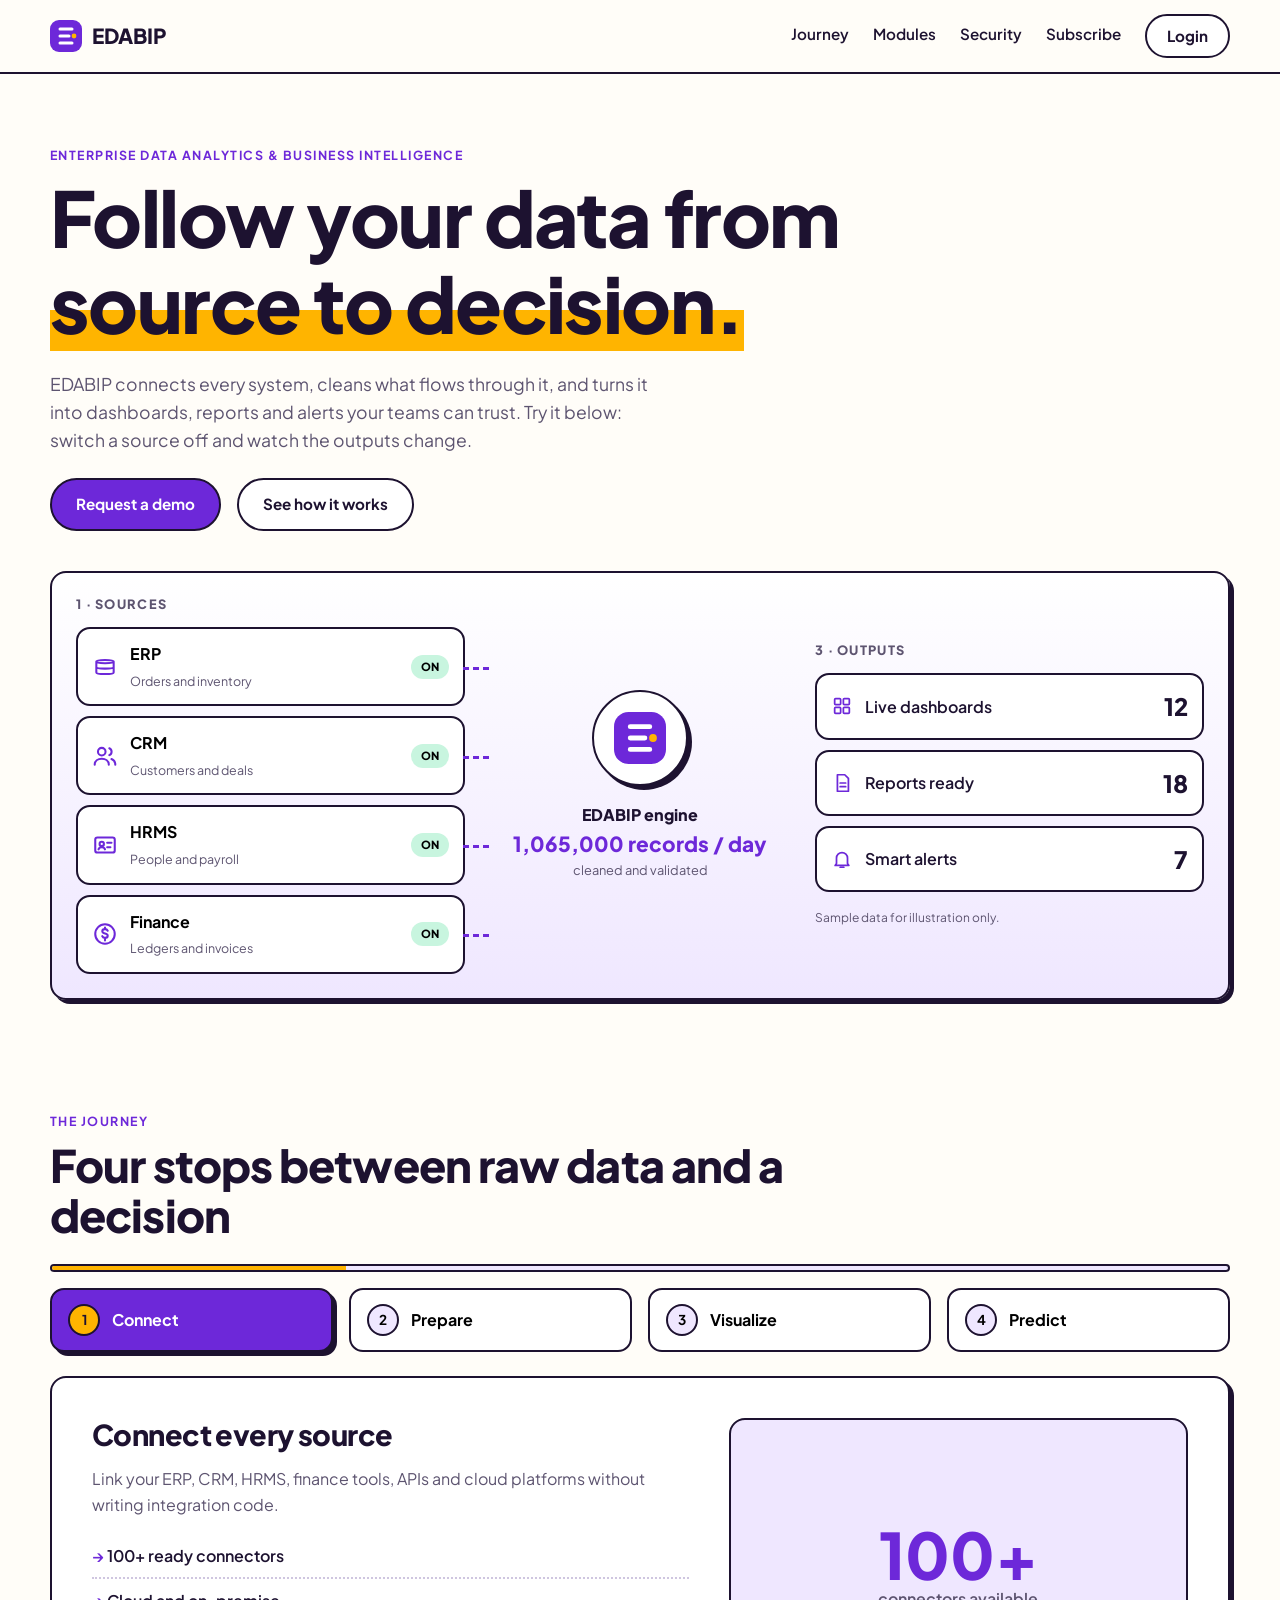
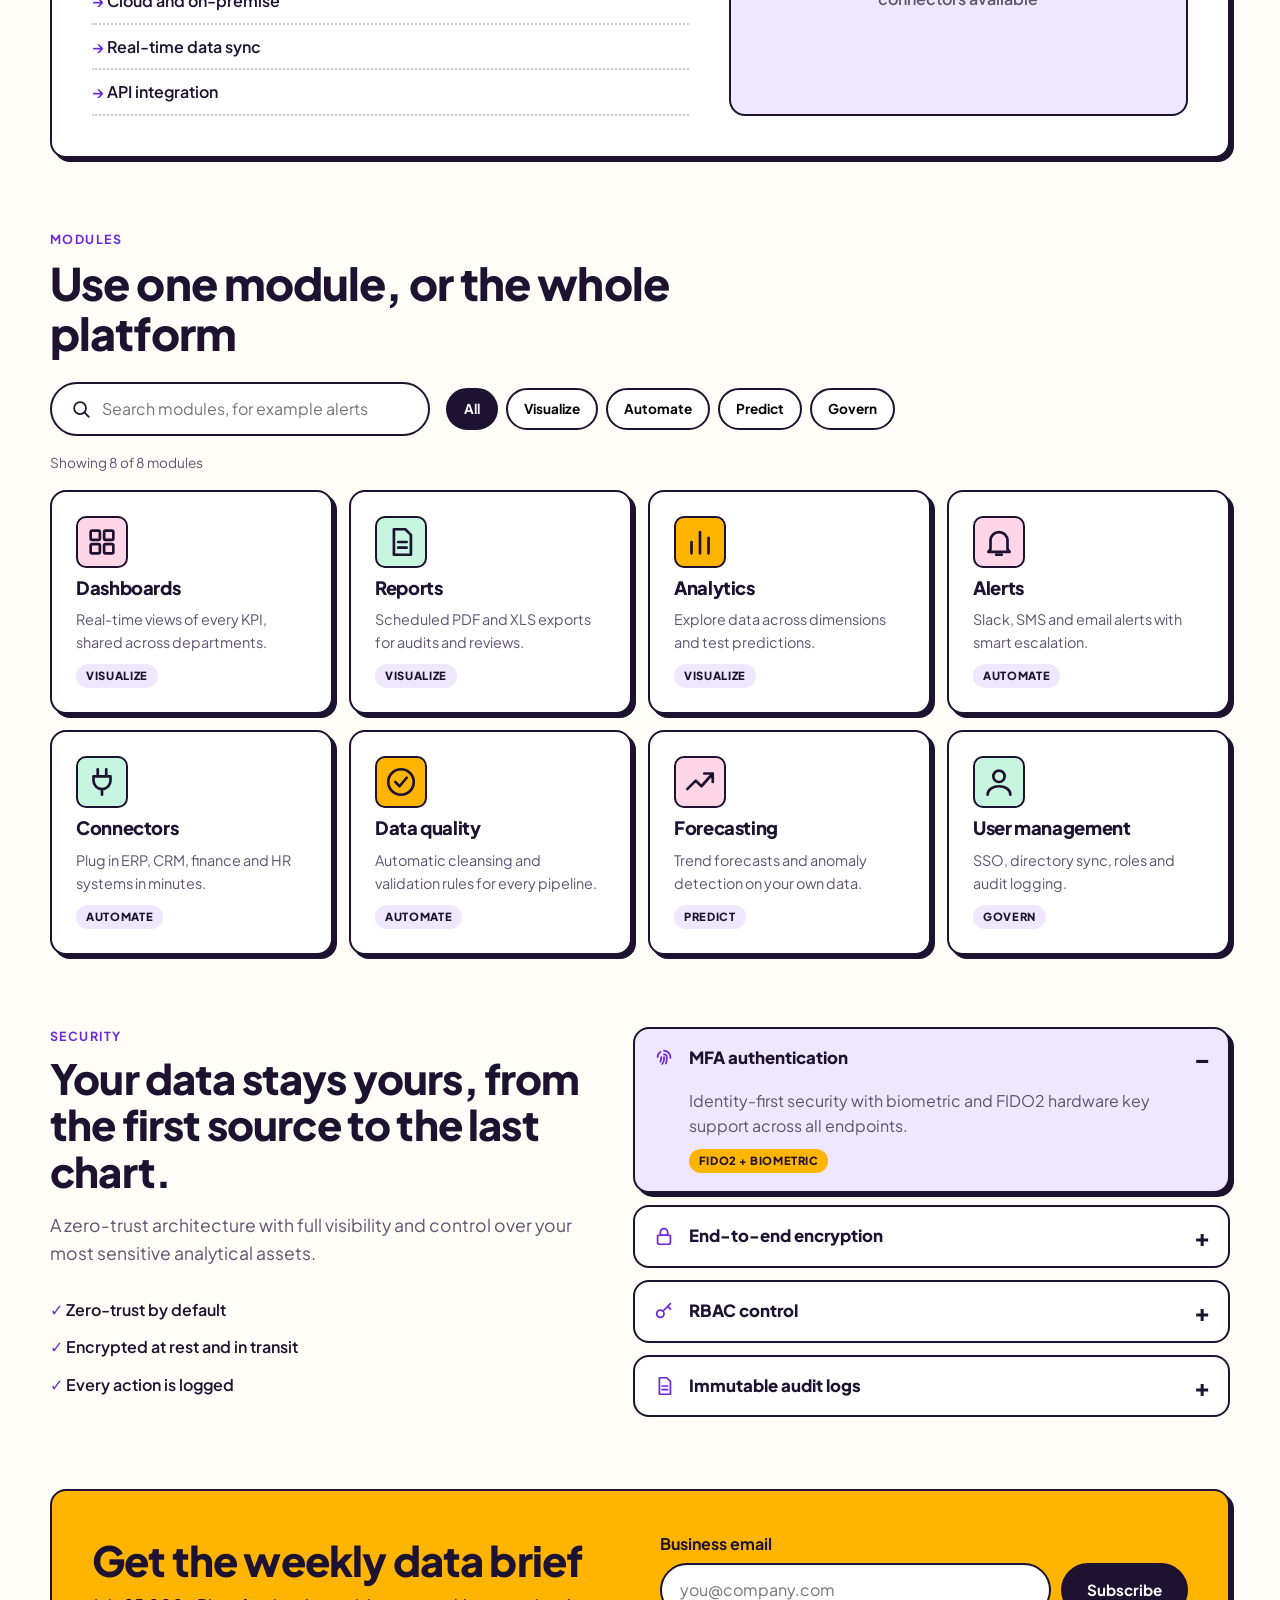
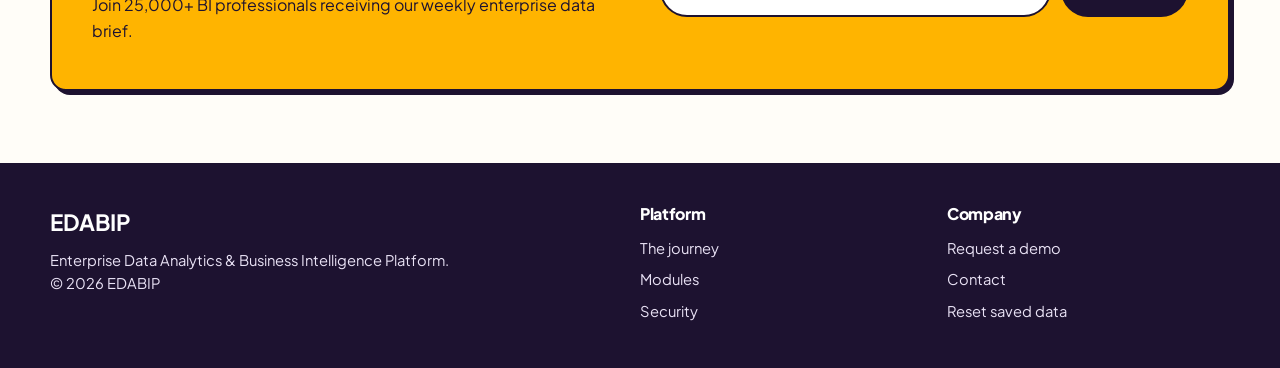
<file: index.html>
<!DOCTYPE html>
<html lang="en">
<head>
  <meta charset="UTF-8">
  <meta name="viewport" content="width=device-width, initial-scale=1.0">
  <meta name="description" content="EDABIP follows your enterprise data from source to decision: connect, clean, visualize and predict in one platform.">
  <title>EDABIP - Follow your data from source to decision</title>
  <link href="https://fonts.googleapis.com/css2?family=Plus+Jakarta+Sans:wght@400;500;600;700;800&display=swap" rel="stylesheet">
  <link rel="icon" href="assets/logo.svg" type="image/svg+xml">
  <link rel="stylesheet" href="css/style.css">
</head>
<body id="top">

<a class="skip" href="#main">Skip to content</a>

<!-- Header -->
<header class="site-header">
  <div class="wrap bar">
    <a class="brand" href="#top" aria-label="EDABIP home">
      <img class="mark" src="assets/logo.svg" alt="" width="32" height="32">EDABIP
    </a>
    <button class="menu-btn" id="menu-btn" type="button" aria-expanded="false" aria-controls="nav" aria-label="Open menu"><svg class="ic" aria-hidden="true"><use href="assets/icons.svg#i-menu"/></svg></button>
    <nav id="nav" class="nav" aria-label="Main">
      <a href="#journey">Journey</a><a href="#modules">Modules</a><a href="#security">Security</a><a href="#subscribe">Subscribe</a>
      <button class="btn btn-ghost" id="login-open" type="button">Login</button>
    </nav>
  </div>
</header>

<main id="main">

  <!-- Hero with interactive data flow -->
  <section class="hero wrap" aria-labelledby="hero-title">
    <p class="eyebrow">Enterprise data analytics &amp; business intelligence</p>
    <h1 id="hero-title">Follow your data from <mark>source to decision.</mark></h1>
    <p class="lead">EDABIP connects every system, cleans what flows through it, and turns it into dashboards, reports and alerts your teams can trust. Try it below: switch a source off and watch the outputs change.</p>
    <div class="actions"><button class="btn btn-primary" type="button" data-open-demo>Request a demo</button><a class="btn btn-ghost" href="#journey">See how it works</a></div>
    <div id="demo-status" class="demo-status" role="status" hidden>
      <span id="demo-status-text"></span>
      <span id="demo-status-actions" class="status-actions">
        <button class="btn btn-ghost btn-small" type="button" id="demo-edit">Edit request</button>
        <button class="btn btn-ghost btn-small" type="button" id="demo-withdraw">Withdraw</button>
      </span>
    </div>

    <div class="flow card" aria-label="Interactive data flow demo (sample data)">
      <div class="flow-col">
        <h2 class="flow-title">1 &middot; Sources</h2>
        <div id="sources-status"></div>
        <div id="sources" class="sources" hidden></div>
      </div>
      <div class="flow-hub">
        <div class="hub"><img class="mark" src="assets/logo.svg" alt="" width="32" height="32"></div>
        <p class="hub-label">EDABIP engine</p>
        <p class="hub-num" id="hub-records" aria-live="polite">0 records / day</p>
        <p class="hub-note">cleaned and validated</p>
      </div>
      <div class="flow-col">
        <h2 class="flow-title">3 &middot; Outputs</h2>
        <ul class="outputs">
          <li class="out"><svg class="ic" aria-hidden="true"><use href="assets/icons.svg#i-grid"/></svg><span>Live dashboards</span><b id="out-dash">0</b></li>
          <li class="out"><svg class="ic" aria-hidden="true"><use href="assets/icons.svg#i-doc"/></svg><span>Reports ready</span><b id="out-rep">0</b></li>
          <li class="out"><svg class="ic" aria-hidden="true"><use href="assets/icons.svg#i-bell"/></svg><span>Smart alerts</span><b id="out-alert">0</b></li>
        </ul>
        <p class="flow-hint">Sample data for illustration only.</p>
      </div>
    </div>
  </section>

  <!-- Journey (tabs) -->
  <section class="section wrap" id="journey" aria-labelledby="journey-title" data-reveal>
    <div class="head"><p class="eyebrow">The journey</p><h2 id="journey-title">Four stops between raw data and a decision</h2></div>
    <div id="journey-status"></div>
    <div id="journey-content" hidden>
      <div class="progress" aria-hidden="true"><span id="progress-bar"></span></div>
      <div id="stages" class="stages" role="tablist" aria-label="Data journey stages"></div>
      <div id="stage-panel" class="stage-panel card" role="tabpanel" tabindex="0"></div>
    </div>
  </section>

  <!-- Modules (search + filter) -->
  <section class="section wrap" id="modules" aria-labelledby="modules-title" data-reveal>
    <div class="head"><p class="eyebrow">Modules</p><h2 id="modules-title">Use one module, or the whole platform</h2></div>
    <div id="modules-status"></div>
    <div id="modules-content" hidden>
      <div class="toolbar">
        <div class="search"><svg class="ic" aria-hidden="true"><use href="assets/icons.svg#i-search"/></svg><label class="sr" for="module-search">Search modules</label><input id="module-search" type="search" placeholder="Search modules, for example alerts"></div>
        <div id="chips" class="chips" role="group" aria-label="Filter by category"></div>
      </div>
      <p id="count" class="count" role="status" aria-live="polite"></p>
      <div id="module-grid" class="module-grid"></div>
      <p id="empty" class="empty" hidden>No modules match your search. Try another word.</p>
    </div>
  </section>

  <!-- Security (accordion) -->
  <section class="section wrap" id="security" aria-labelledby="security-title" data-reveal>
    <div class="sec-grid">
      <div class="sec-intro">
        <p class="eyebrow">Security</p>
        <h2 id="security-title">Your data stays yours, from the first source to the last chart.</h2>
        <p class="lead">A zero-trust architecture with full visibility and control over your most sensitive analytical assets.</p>
        <ul class="ticks"><li>Zero-trust by default</li><li>Encrypted at rest and in transit</li><li>Every action is logged</li></ul>
      </div>
      <div>
        <div id="pillars-status"></div>
        <div id="pillars" class="pillars" hidden></div>
      </div>
    </div>
  </section>

  <!-- Subscribe -->
  <section class="wrap" id="subscribe" aria-labelledby="sub-title" data-reveal>
    <div class="subscribe card">
      <div><h2 id="sub-title">Get the weekly data brief</h2><p>Join 25,000+ BI professionals receiving our weekly enterprise data brief.</p></div>
      <form id="sub-form" novalidate>
        <label for="email">Business email</label>
        <div class="row"><input id="email" type="email" placeholder="you@company.com" autocomplete="email" aria-describedby="sub-msg"><button class="btn btn-dark" type="submit">Subscribe</button></div>
        <p id="sub-msg" role="status" aria-live="polite"></p>
      </form>
    </div>
  </section>

</main>

<footer class="footer">
  <div class="wrap foot">
    <div><strong class="f-brand">EDABIP</strong><p>Enterprise Data Analytics &amp; Business Intelligence Platform.<br>&copy; 2026 EDABIP</p></div>
    <nav aria-label="Platform"><h3>Platform</h3><a href="#journey">The journey</a><a href="#modules">Modules</a><a href="#security">Security</a></nav>
    <nav aria-label="Company"><h3>Company</h3><button type="button" class="link-btn" data-open-demo>Request a demo</button><a href="mailto:info@edabip.com">Contact</a><button type="button" class="link-btn" id="reset-data">Reset saved data</button></nav>
  </div>
</footer>

<!-- Request demo dialog -->
<dialog id="demo-dialog" aria-labelledby="demo-title">
  <form id="demo-form" novalidate>
    <h2 id="demo-title">Request a demo</h2>
    <p class="dlg-note">Practice form: please use dummy data only.</p>

    <label for="demo-name">Full name</label>
    <input id="demo-name" type="text" autocomplete="name" aria-describedby="demo-name-error" aria-required="true">
    <p class="field-msg" id="demo-name-error"></p>

    <label for="demo-email">Work email</label>
    <input id="demo-email" type="email" autocomplete="email" aria-describedby="demo-email-error" aria-required="true">
    <p class="field-msg" id="demo-email-error"></p>

    <label for="demo-company">Company</label>
    <input id="demo-company" type="text" autocomplete="organization" aria-describedby="demo-company-error" aria-required="true">
    <p class="field-msg" id="demo-company-error"></p>

    <label for="demo-size">Team size</label>
    <select id="demo-size" aria-describedby="demo-size-error" aria-required="true">
      <option value="">Choose one</option>
      <option value="1-10">1 to 10 people</option>
      <option value="11-50">11 to 50 people</option>
      <option value="51-200">51 to 200 people</option>
      <option value="201-1000">201 to 1,000 people</option>
      <option value="1000+">More than 1,000 people</option>
    </select>
    <p class="field-msg" id="demo-size-error"></p>

    <label for="demo-message">What would you like to see? (optional)</label>
    <textarea id="demo-message" rows="3" aria-describedby="demo-message-error"></textarea>
    <p class="field-msg" id="demo-message-error"></p>

    <div class="check">
      <input id="demo-consent" type="checkbox" aria-describedby="demo-consent-error">
      <label for="demo-consent">I agree to be contacted about this demo.</label>
    </div>
    <p class="field-msg" id="demo-consent-error"></p>

    <div class="dlg-actions">
      <button class="btn btn-ghost" type="button" id="demo-cancel">Cancel</button>
      <button class="btn btn-primary" type="submit" id="demo-submit">Send request</button>
    </div>
  </form>

  <div id="demo-success" hidden>
    <h2 id="demo-success-title" tabindex="-1">Request received</h2>
    <p id="demo-success-text" class="success-text"></p>
    <div class="dlg-actions"><button class="btn btn-primary" type="button" id="demo-done">Close</button></div>
  </div>
</dialog>

<!-- Login dialog -->
<dialog id="login-dialog" aria-labelledby="login-title">
  <form id="login-form" novalidate>
    <h2 id="login-title">Welcome back</h2>
    <p class="dlg-note">Practice form: use dummy data only. Never enter a real password.</p>
    <label for="l-email">Email</label>
    <input id="l-email" type="email" autocomplete="username" aria-describedby="l-email-error" aria-required="true">
    <p class="field-msg" id="l-email-error"></p>
    <label for="l-pass">Password</label>
    <div class="pass"><input id="l-pass" type="password" autocomplete="current-password" aria-describedby="l-pass-error" aria-required="true"><button type="button" id="pass-toggle" aria-pressed="false">Show</button></div>
    <p class="field-msg" id="l-pass-error"></p>
    <p id="login-msg" class="field-msg" role="status"></p>
    <div class="dlg-actions"><button class="btn btn-ghost" type="button" id="login-close">Cancel</button><button class="btn btn-primary" type="submit">Login</button></div>
  </form>
</dialog>

<script type="module" src="js/main.js"></script>
</body>
</html>
</file>
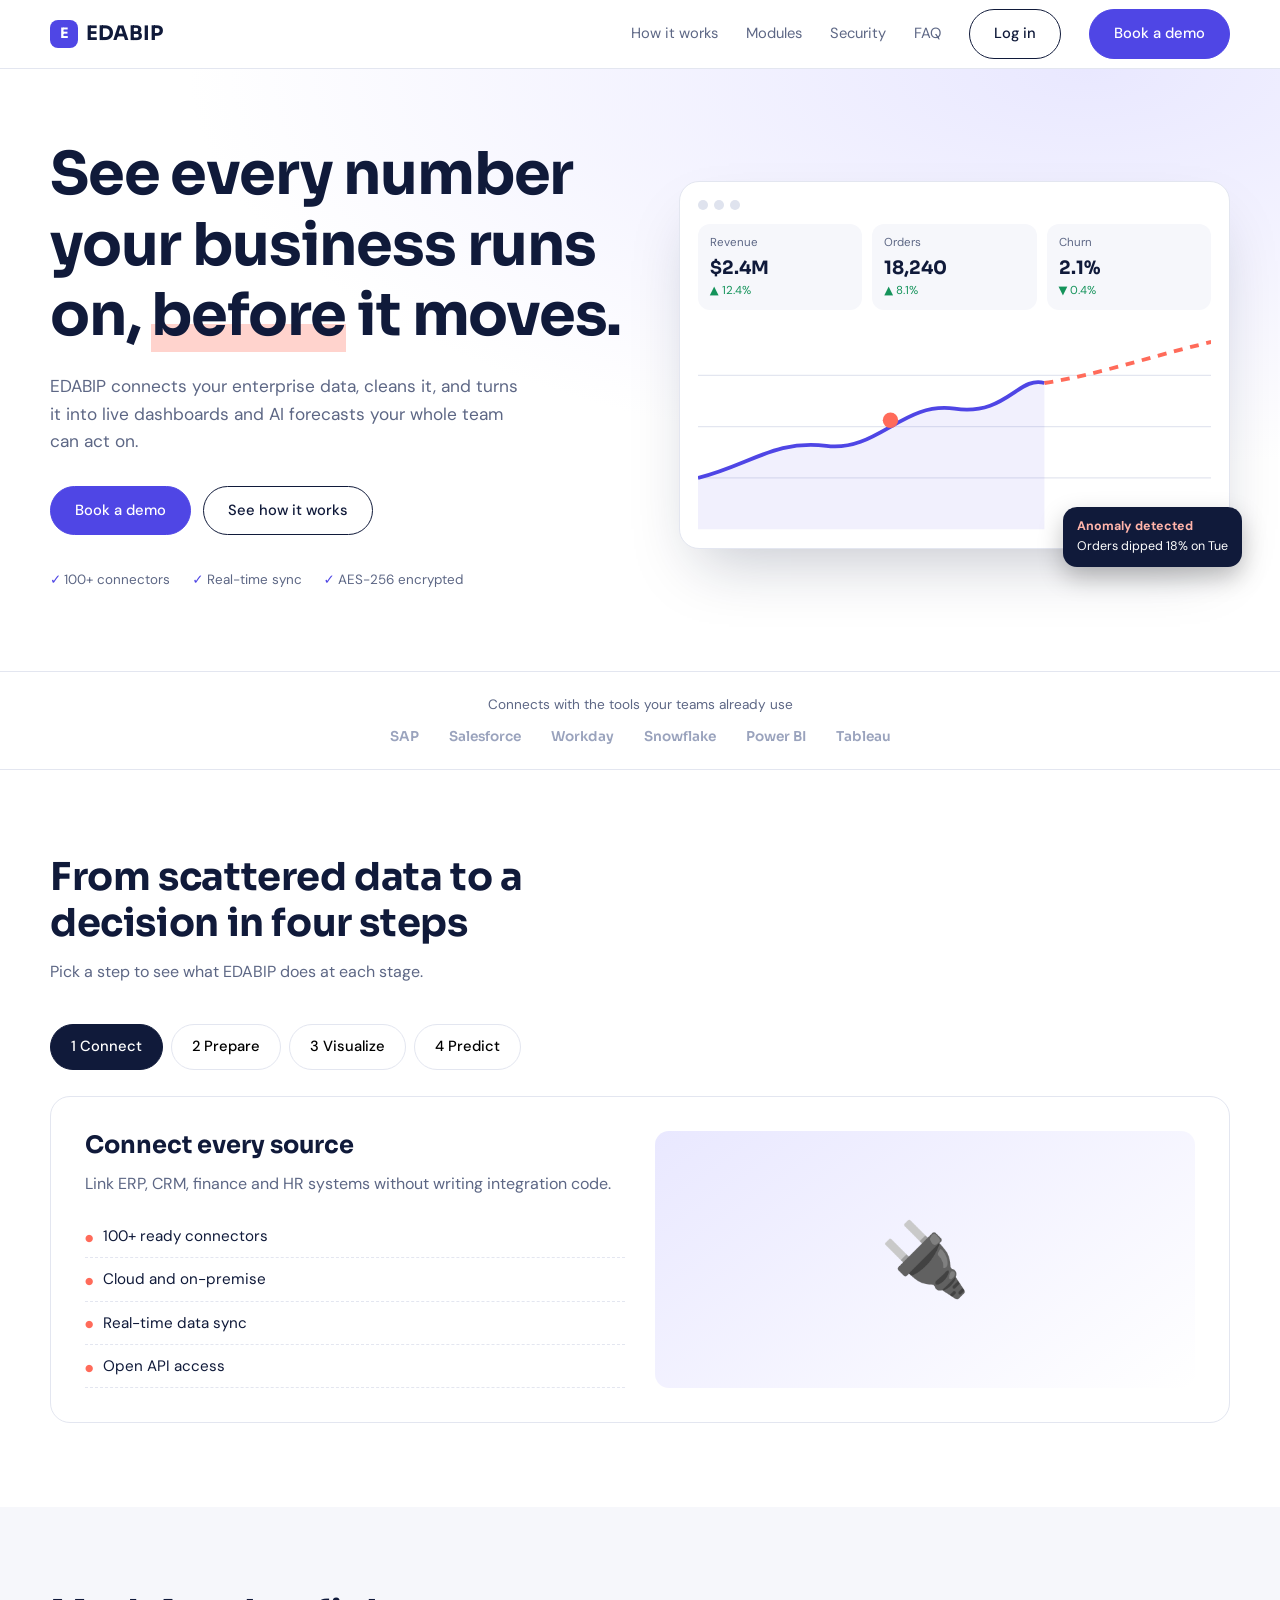
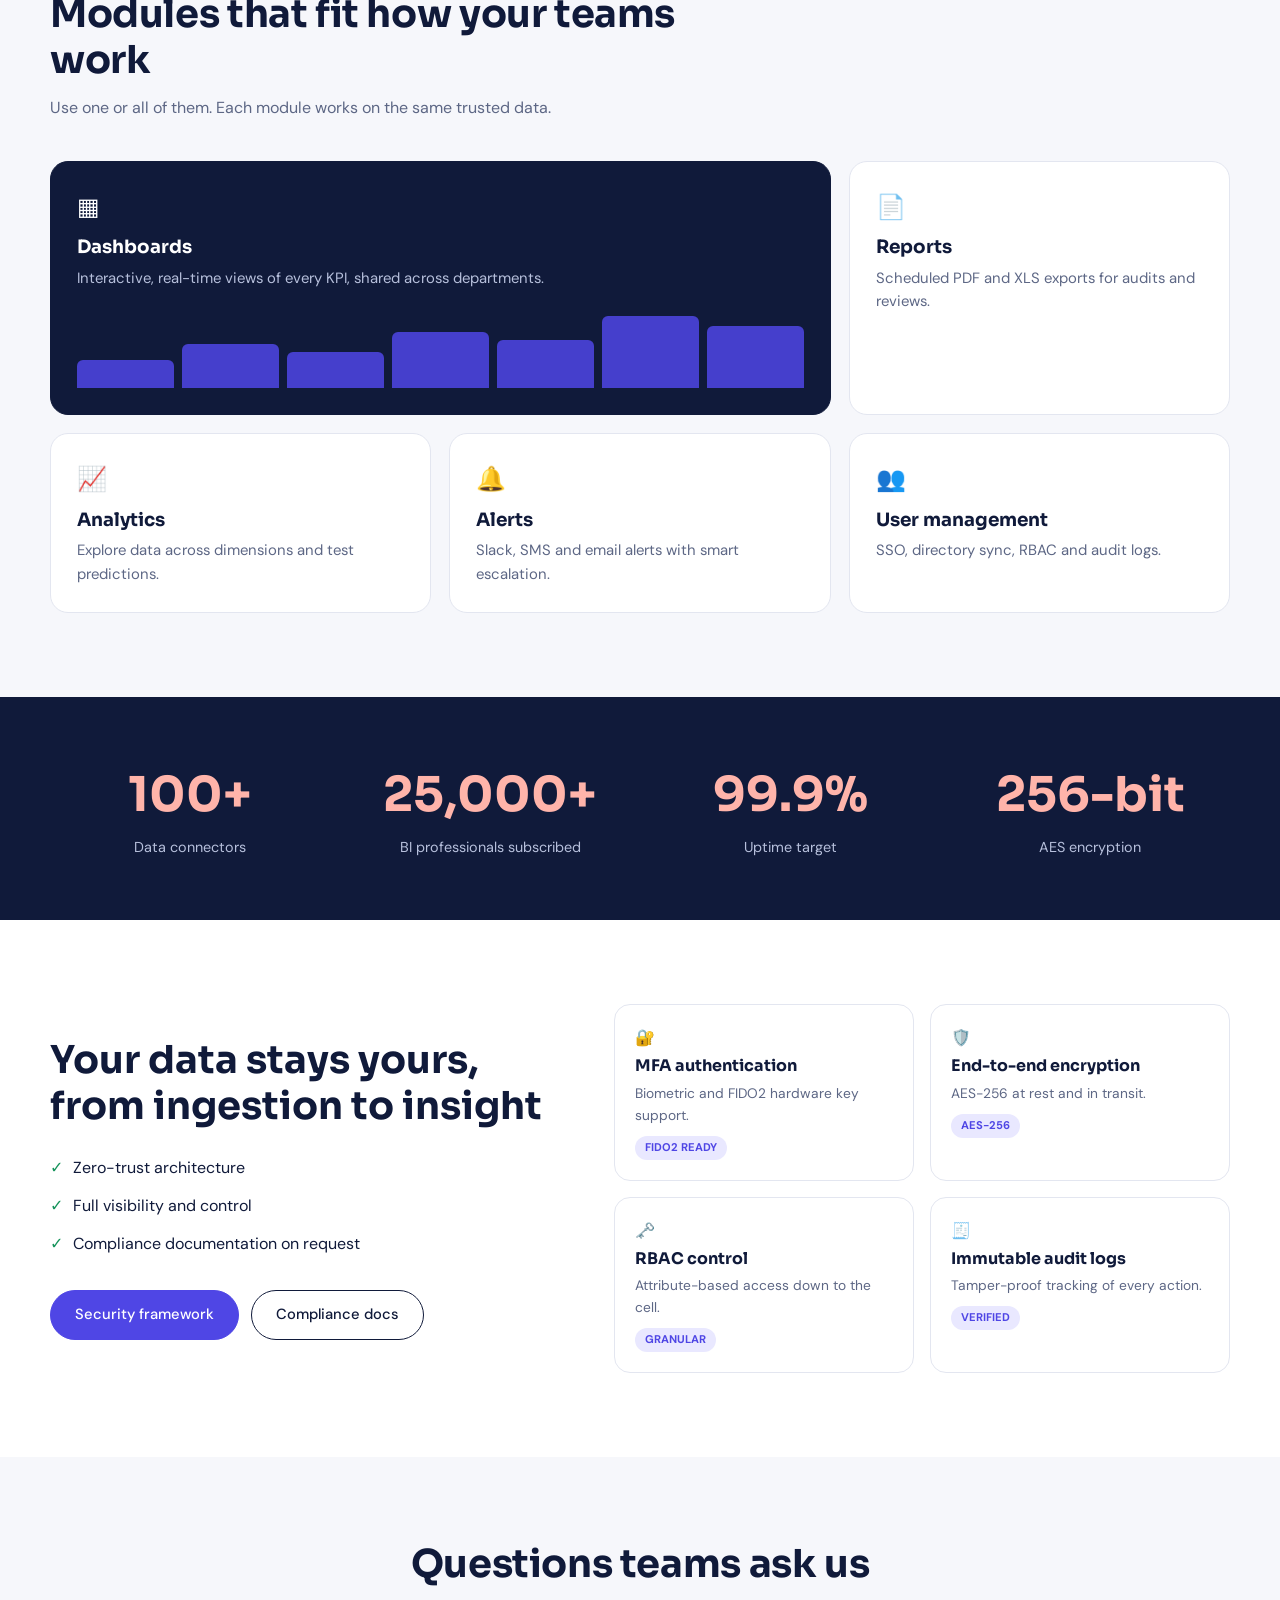
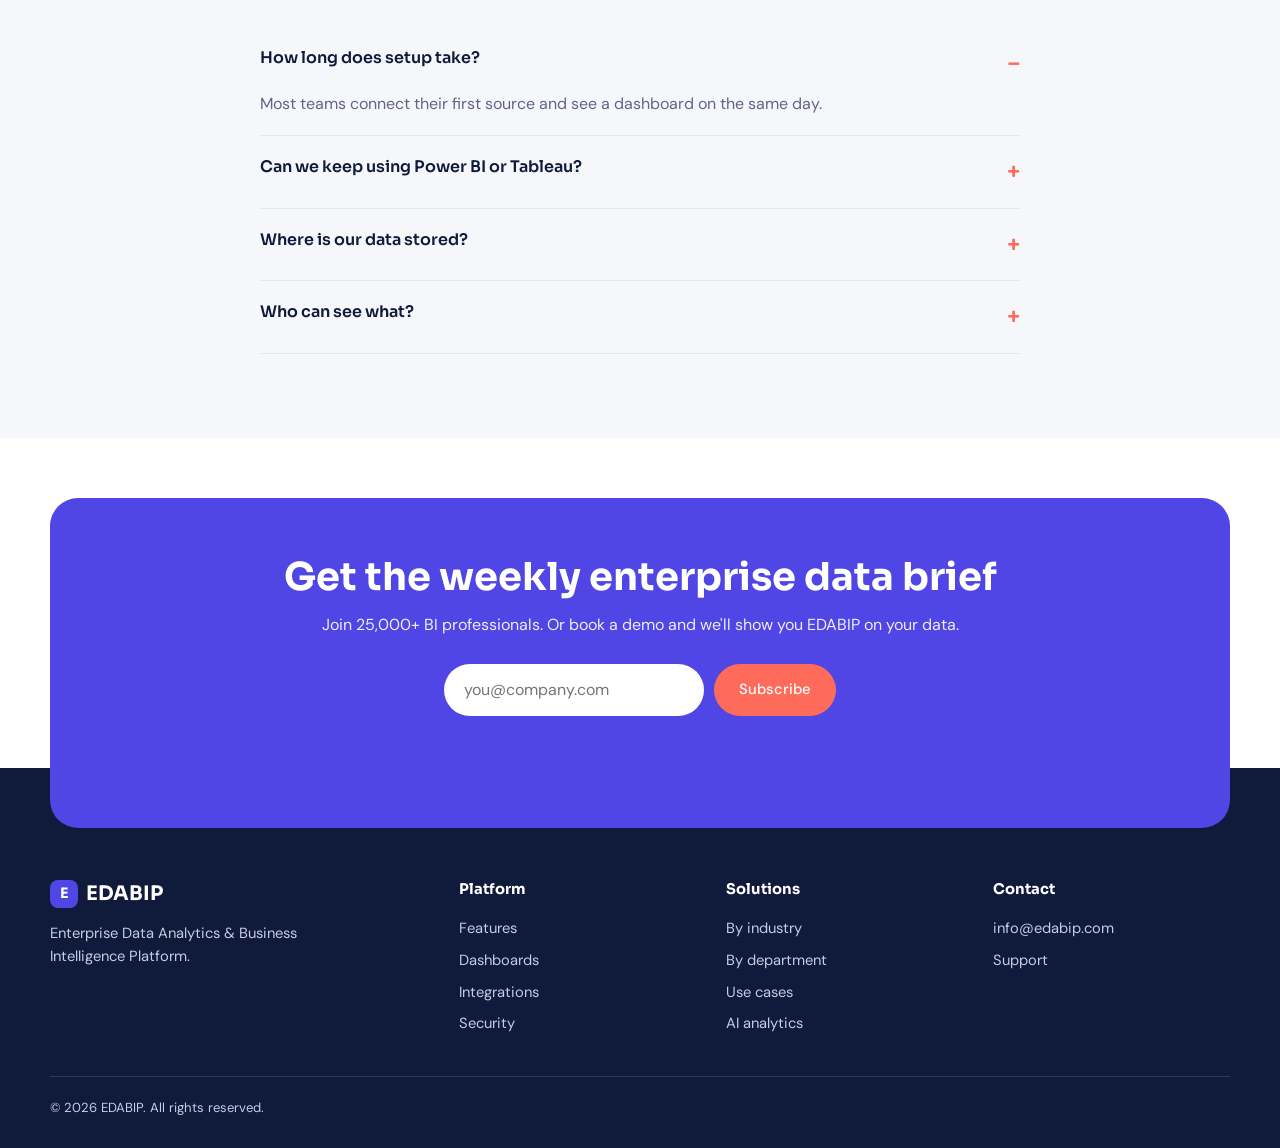
<file: edabip-landing-page/index.html>
<!DOCTYPE html>
<html lang="en">
<head>
<meta charset="UTF-8">
<meta name="viewport" content="width=device-width, initial-scale=1">
<title>EDABIP – See every number your business runs on</title>
<link href="https://fonts.googleapis.com/css2?family=DM+Sans:wght@400;500;700&family=Sora:wght@500;600;700&display=swap" rel="stylesheet">
<link rel="stylesheet" href="css/style.css">
</head>
<body>

<header class="nav">
  <div class="w">
    <a class="lg" href="#"><b>E</b>EDABIP</a>
    <button class="bg" id="bg" aria-label="Menu" aria-expanded="false">☰</button>
    <nav class="nl" id="nl">
      <a href="#how">How it works</a><a href="#modules">Modules</a><a href="#security">Security</a><a href="#faq">FAQ</a>
      <a class="btn" href="#">Log in</a><a class="btn bp" href="#cta">Book a demo</a>
    </nav>
  </div>
</header>

<section class="hero">
  <div class="w">
    <div>
      <h1>See every number your business runs on, <em>before</em> it moves.</h1>
      <p>EDABIP connects your enterprise data, cleans it, and turns it into live dashboards and AI forecasts your whole team can act on.</p>
      <div class="row"><a class="btn bp" href="#cta">Book a demo</a><a class="btn" href="#how">See how it works</a></div>
      <div class="trust"><span>100+ connectors</span><span>Real-time sync</span><span>AES-256 encrypted</span></div>
    </div>
    <div class="mw">
      <div class="mock">
        <div class="mh"><i></i><i></i><i></i></div>
        <div class="ks">
          <div class="k">Revenue<b>$2.4M</b><u>▲ 12.4%</u></div>
          <div class="k">Orders<b>18,240</b><u>▲ 8.1%</u></div>
          <div class="k">Churn<b>2.1%</b><u>▼ 0.4%</u></div>
        </div>
        <svg viewBox="0 0 400 160" role="img" aria-label="Revenue chart with forecast">
          <g stroke="#e3e6f0"><path d="M0 40H400M0 80H400M0 120H400"/></g>
          <path d="M0 120C40 110 60 90 100 95S160 60 200 66 250 40 270 46" fill="none" stroke="#4f46e5" stroke-width="3"/>
          <path d="M270 46C310 40 350 26 400 14" fill="none" stroke="#ff6b5a" stroke-width="3" stroke-dasharray="7 6"/>
          <circle cx="150" cy="75" r="6" fill="#ff6b5a"/>
          <path d="M0 120C40 110 60 90 100 95S160 60 200 66 250 40 270 46V160H0Z" fill="#4f46e5" opacity=".08"/>
        </svg>
      </div>
      <div class="pop"><b>Anomaly detected</b><br>Orders dipped 18% on Tue</div>
    </div>
  </div>
</section>

<div class="src"><div class="w">Connects with the tools your teams already use
  <ul><li>SAP</li><li>Salesforce</li><li>Workday</li><li>Snowflake</li><li>Power BI</li><li>Tableau</li></ul>
</div></div>

<section class="sec" id="how">
  <div class="w">
    <div class="hd"><h2>From scattered data to a decision in four steps</h2><p>Pick a step to see what EDABIP does at each stage.</p></div>
    <div class="tabs" role="tablist">
      <button class="tab" role="tab" aria-selected="true" data-t="0">1 Connect</button>
      <button class="tab" role="tab" aria-selected="false" data-t="1">2 Prepare</button>
      <button class="tab" role="tab" aria-selected="false" data-t="2">3 Visualize</button>
      <button class="tab" role="tab" aria-selected="false" data-t="3">4 Predict</button>
    </div>
    <div class="pn on"><div><h3>Connect every source</h3><p>Link ERP, CRM, finance and HR systems without writing integration code.</p><ul><li>100+ ready connectors</li><li>Cloud and on-premise</li><li>Real-time data sync</li><li>Open API access</li></ul></div><div class="vis">🔌</div></div>
    <div class="pn"><div><h3>Prepare data you can trust</h3><p>Clean, validate and enrich raw data in automated pipelines.</p><ul><li>Cleansing and deduplication</li><li>Validation rules</li><li>ETL pipelines</li><li>Data enrichment</li></ul></div><div class="vis">🧹</div></div>
    <div class="pn"><div><h3>Visualize what matters</h3><p>Build dashboards and track KPIs in one shared view.</p><ul><li>Interactive dashboards</li><li>KPI monitoring</li><li>Power BI and Tableau</li><li>Scheduled reports</li></ul></div><div class="vis">📊</div></div>
    <div class="pn"><div><h3>Predict what's next</h3><p>Forecast trends and catch anomalies before they cost you.</p><ul><li>Predictive analytics</li><li>Trend forecasting</li><li>Anomaly detection</li><li>Smart recommendations</li></ul></div><div class="vis">🔮</div></div>
  </div>
</section>

<section class="sec g" id="modules">
  <div class="w">
    <div class="hd"><h2>Modules that fit how your teams work</h2><p>Use one or all of them. Each module works on the same trusted data.</p></div>
    <div class="bn">
      <div class="bx s4 dk"><i>▦</i><h3>Dashboards</h3><p>Interactive, real-time views of every KPI, shared across departments.</p>
        <div class="bars"><span style="height:35%"></span><span style="height:55%"></span><span style="height:45%"></span><span style="height:70%"></span><span style="height:60%"></span><span style="height:90%"></span><span style="height:78%"></span></div></div>
      <div class="bx s2"><i>📄</i><h3>Reports</h3><p>Scheduled PDF and XLS exports for audits and reviews.</p></div>
      <div class="bx s2"><i>📈</i><h3>Analytics</h3><p>Explore data across dimensions and test predictions.</p></div>
      <div class="bx s2"><i>🔔</i><h3>Alerts</h3><p>Slack, SMS and email alerts with smart escalation.</p></div>
      <div class="bx s2"><i>👥</i><h3>User management</h3><p>SSO, directory sync, RBAC and audit logs.</p></div>
    </div>
  </div>
</section>

<section class="st">
  <div class="w">
    <div><b>100+</b><span>Data connectors</span></div>
    <div><b>25,000+</b><span>BI professionals subscribed</span></div>
    <div><b>99.9%</b><span>Uptime target</span></div>
    <div><b>256-bit</b><span>AES encryption</span></div>
  </div>
</section>

<section class="sec" id="security">
  <div class="w sg">
    <div>
      <h2 class="big">Your data stays yours, from ingestion to insight</h2>
      <ul><li>Zero-trust architecture</li><li>Full visibility and control</li><li>Compliance documentation on request</li></ul>
      <div class="row"><a class="btn bp" href="#">Security framework</a><a class="btn" href="#">Compliance docs</a></div>
    </div>
    <div class="pl">
      <div class="pc">🔐<h3>MFA authentication</h3><p>Biometric and FIDO2 hardware key support.</p><em>FIDO2 READY</em></div>
      <div class="pc">🛡️<h3>End-to-end encryption</h3><p>AES-256 at rest and in transit.</p><em>AES-256</em></div>
      <div class="pc">🗝️<h3>RBAC control</h3><p>Attribute-based access down to the cell.</p><em>GRANULAR</em></div>
      <div class="pc">🧾<h3>Immutable audit logs</h3><p>Tamper-proof tracking of every action.</p><em>VERIFIED</em></div>
    </div>
  </div>
</section>

<section class="sec g" id="faq">
  <div class="w">
    <div class="hd c"><h2>Questions teams ask us</h2></div>
    <div class="fq">
      <details open><summary>How long does setup take?</summary><p>Most teams connect their first source and see a dashboard on the same day.</p></details>
      <details><summary>Can we keep using Power BI or Tableau?</summary><p>Yes. EDABIP feeds both tools, and you can also use its own dashboards.</p></details>
      <details><summary>Where is our data stored?</summary><p>You control where data lives. It is encrypted at rest and in transit.</p></details>
      <details><summary>Who can see what?</summary><p>Role and attribute-based rules control access down to individual cells, and every action is logged.</p></details>
    </div>
  </div>
</section>

<section id="cta" class="ctas">
  <div class="w">
    <div class="cta">
      <h2>Get the weekly enterprise data brief</h2>
      <p>Join 25,000+ BI professionals. Or book a demo and we'll show you EDABIP on your data.</p>
      <form id="f" novalidate>
        <label class="sr" for="em">Business email</label>
        <input id="em" type="email" placeholder="you@company.com">
        <button class="btn bc" type="submit">Subscribe</button>
      </form>
      <p id="msg" role="status"></p>
    </div>
  </div>
</section>

<footer class="ft">
  <div class="w">
    <div class="fg">
      <div><div class="lg" style="color:#fff"><b>E</b>EDABIP</div><p class="fd">Enterprise Data Analytics &amp; Business Intelligence Platform.</p></div>
      <div><h4>Platform</h4><a href="#">Features</a><a href="#">Dashboards</a><a href="#">Integrations</a><a href="#">Security</a></div>
      <div><h4>Solutions</h4><a href="#">By industry</a><a href="#">By department</a><a href="#">Use cases</a><a href="#">AI analytics</a></div>
      <div><h4>Contact</h4><a href="mailto:info@edabip.com">info@edabip.com</a><a href="#">Support</a></div>
    </div>
    <div class="cp">© 2026 EDABIP. All rights reserved.</div>
  </div>
</footer>

<script src="js/script.js"></script>
</body>
</html>
</file>
<file: css/style.css>
/* ===== Design tokens ===== */
:root{
  --bg:#fffdf8;--ink:#1d1230;--muted:#5d5470;
  --violet:#6d28d9;--violet-soft:#efe7ff;--citrus:#ffb400;--mint:#c8f5df;--pink:#ffd6e8;
  --s1:8px;--s2:16px;--s3:24px;--s4:40px;--s5:72px;
  --r:16px;--border:2px solid var(--ink);--pop:4px 4px 0 var(--ink);
}
*{box-sizing:border-box;margin:0;padding:0}
[hidden]{display:none!important}
html{scroll-behavior:smooth;scroll-padding-top:84px}
body{font-family:"Plus Jakarta Sans",system-ui,Arial,sans-serif;background:var(--bg);color:var(--ink);line-height:1.6;overflow-x:hidden}
a{color:inherit;text-decoration:none}ul{list-style:none}
.wrap{width:min(1180px,100% - 2*var(--s3));margin-inline:auto}
.sr{position:absolute;left:-9999px}
.skip{position:absolute;left:-9999px;top:8px;background:var(--ink);color:#fff;padding:8px 14px;border-radius:8px;z-index:100}.skip:focus{left:8px}
:focus-visible{outline:3px solid var(--violet);outline-offset:3px}
.ic{width:22px;height:22px;fill:none;stroke:currentColor;stroke-width:1.9;stroke-linecap:round;stroke-linejoin:round;flex:none}
h1,h2,h3{line-height:1.12;letter-spacing:-.02em;font-weight:800}
.card{background:#fff;border:var(--border);border-radius:var(--r);box-shadow:var(--pop)}
.eyebrow{font-size:.78rem;font-weight:700;text-transform:uppercase;letter-spacing:.12em;color:var(--violet);margin-bottom:var(--s1)}
.lead{color:var(--muted);font-size:1.1rem;max-width:620px}

/* Buttons */
.btn{font:inherit;font-weight:700;font-size:.95rem;padding:12px 24px;border-radius:999px;border:var(--border);cursor:pointer;display:inline-block;transition:transform .15s,box-shadow .15s,background .15s}
.btn:hover{transform:translate(-2px,-2px);box-shadow:var(--pop)}
.btn-primary{background:var(--violet);color:#fff}.btn-ghost{background:#fff;color:var(--ink)}.btn-dark{background:var(--ink);color:#fff}

/* Header */
.site-header{position:sticky;top:0;z-index:30;background:rgba(255,253,248,.92);backdrop-filter:blur(8px);border-bottom:var(--border)}
.bar{display:flex;align-items:center;justify-content:space-between;height:72px}
.brand{display:flex;align-items:center;gap:10px;font-weight:800;font-size:1.3rem}.mark{width:32px;height:32px}
.nav{display:flex;align-items:center;gap:var(--s3);font-weight:600;font-size:.95rem}.nav a{padding-block:4px;border-bottom:3px solid transparent}
.nav a:hover{color:var(--violet)}
.nav a[aria-current=location]{color:var(--violet);border-bottom-color:var(--citrus)}
[tabindex="-1"]:focus{outline:none}
.nav .btn{padding:8px 20px}
.menu-btn{display:none;background:#fff;border:var(--border);border-radius:10px;padding:6px;cursor:pointer;color:var(--ink)}

/* Hero */
.hero{padding-block:var(--s5) var(--s4)}
.hero h1{font-size:clamp(2.5rem,6vw,5rem);max-width:900px;margin-bottom:var(--s3)}
mark{background:linear-gradient(transparent 58%,var(--citrus) 58%);color:inherit}
.actions{display:flex;gap:var(--s2);flex-wrap:wrap;margin-top:var(--s3)}

/* Interactive flow */
.flow{display:grid;grid-template-columns:1fr auto 1fr;gap:var(--s3);align-items:center;padding:var(--s3);margin-top:var(--s4);background:linear-gradient(180deg,#fff,var(--violet-soft))}
.flow-title{font-size:.8rem;text-transform:uppercase;letter-spacing:.1em;color:var(--muted);margin-bottom:var(--s2)}
.sources{display:grid;gap:10px}
.src{display:flex;align-items:center;gap:12px;font:inherit;text-align:left;background:#fff;border:var(--border);border-radius:14px;padding:12px 14px;cursor:pointer;position:relative;transition:.15s}
.src b{display:block;font-size:1rem}.src small{color:var(--muted);font-size:.78rem}
.src .ic{width:26px;height:26px;color:var(--violet)}
.src .state{margin-left:auto;font-size:.7rem;font-weight:800;padding:3px 10px;border-radius:99px;background:var(--mint)}
.src[aria-pressed=false]{opacity:.55;background:#f1eef6}.src[aria-pressed=false] .state{background:#ddd}
.src::after{content:"";position:absolute;right:-26px;top:50%;width:26px;border-top:3px dashed var(--violet);animation:dash 1s linear infinite}
.src[aria-pressed=false]::after{border-color:#bbb;animation:none}
@keyframes dash{to{transform:translateX(4px)}}
.flow-hub{text-align:center;padding-inline:var(--s3)}
.hub{width:96px;height:96px;margin:0 auto var(--s2);border:var(--border);border-radius:50%;background:#fff;display:grid;place-items:center;box-shadow:var(--pop);animation:pulse 2.4s ease-in-out infinite}
.hub .mark{width:52px;height:52px}
@keyframes pulse{50%{transform:scale(1.06)}}
.hub-label{font-weight:800}.hub-num{font-size:1.3rem;font-weight:800;color:var(--violet)}.hub-note{font-size:.8rem;color:var(--muted)}
.outputs{display:grid;gap:10px}
.out{display:flex;align-items:center;gap:12px;background:#fff;border:var(--border);border-radius:14px;padding:12px 14px;font-weight:600}
.out .ic{color:var(--violet)}.out b{margin-left:auto;font-size:1.5rem;font-weight:800}
.flow-hint{font-size:.75rem;color:var(--muted);margin-top:var(--s2)}

/* Sections */
.section{padding-block:var(--s5) 0}
.head{margin-bottom:var(--s3);max-width:760px}.head h2{font-size:clamp(1.8rem,3.6vw,2.8rem)}

/* Journey */
.progress{height:8px;background:var(--violet-soft);border:var(--border);border-radius:99px;overflow:hidden;margin-bottom:var(--s2)}
.progress span{display:block;height:100%;background:var(--citrus);width:25%;transition:width .35s}
.stages{display:grid;grid-template-columns:repeat(4,1fr);gap:var(--s2);margin-bottom:var(--s3)}
.stage{font:inherit;font-weight:700;text-align:left;background:#fff;border:var(--border);border-radius:14px;padding:14px 16px;cursor:pointer;display:flex;align-items:center;gap:12px}
.stage span{display:grid;place-items:center;width:32px;height:32px;border-radius:50%;background:var(--violet-soft);border:var(--border);font-size:.85rem;flex:none}
.stage[aria-selected=true]{background:var(--violet);color:#fff;box-shadow:var(--pop)}.stage[aria-selected=true] span{background:var(--citrus);color:var(--ink)}
.stage-panel{display:grid;grid-template-columns:1.3fr 1fr;gap:var(--s4);padding:var(--s4)}
.stage-panel h3{font-size:1.8rem;margin-bottom:var(--s2)}.stage-panel p{color:var(--muted);margin-bottom:var(--s2)}
.stage-panel li{padding:9px 0;border-bottom:2px dotted #cfc6e0;font-weight:600}.stage-panel li::before{content:"\2192  ";color:var(--violet)}
.metric{background:var(--violet-soft);border:var(--border);border-radius:var(--r);display:grid;place-content:center;text-align:center;padding:var(--s3);min-height:200px}
.metric b{font-size:clamp(2.6rem,5vw,4rem);font-weight:800;color:var(--violet);line-height:1}.metric span{font-weight:600;color:var(--muted)}

/* Modules */
.toolbar{display:flex;gap:var(--s2);flex-wrap:wrap;align-items:center;margin-bottom:var(--s2)}
.search{display:flex;align-items:center;gap:10px;background:#fff;border:var(--border);border-radius:999px;padding:0 18px;flex:1;min-width:240px;max-width:380px}
.search input{border:0;background:none;font:inherit;padding:12px 0;flex:1;min-width:0}.search input:focus{outline:none}.search:focus-within{box-shadow:var(--pop)}
.chips{display:flex;gap:8px;flex-wrap:wrap}
.chip{font:inherit;font-weight:700;font-size:.85rem;background:#fff;border:var(--border);border-radius:999px;padding:8px 16px;cursor:pointer}
.chip[aria-pressed=true]{background:var(--ink);color:#fff}
.count{font-size:.85rem;color:var(--muted);margin-bottom:var(--s2)}
.module-grid{display:grid;grid-template-columns:repeat(4,1fr);gap:var(--s2)}
.mod{padding:var(--s3);display:flex;flex-direction:column;gap:10px;transition:transform .15s}.mod:hover{transform:translate(-2px,-2px)}
.mod .ic{width:34px;height:34px;padding:7px;border-radius:10px;border:var(--border);box-sizing:content-box;background:var(--pink)}
.mod:nth-child(3n+2) .ic{background:var(--mint)}.mod:nth-child(3n) .ic{background:var(--citrus)}
.mod h3{font-size:1.15rem}.mod p{color:var(--muted);font-size:.9rem;flex:1}
.tag{align-self:flex-start;font-size:.7rem;font-weight:800;text-transform:uppercase;letter-spacing:.06em;background:var(--violet-soft);border-radius:99px;padding:3px 10px}
.empty{padding:var(--s3);text-align:center;color:var(--muted)}

/* Security */
.sec-grid{display:grid;grid-template-columns:1fr 1.1fr;gap:var(--s4);align-items:start}
.sec-intro h2{font-size:clamp(1.8rem,3.4vw,2.6rem);margin-bottom:var(--s2)}
.ticks{margin-top:var(--s3)}.ticks li{padding:6px 0;font-weight:600}.ticks li::before{content:"\2713  ";color:var(--violet);font-weight:800}
.pillars{display:grid;gap:12px}
.pillar{background:#fff;border:var(--border);border-radius:var(--r);overflow:hidden}
.pillar button{width:100%;display:flex;align-items:center;gap:14px;font:inherit;font-weight:800;font-size:1.05rem;text-align:left;background:none;border:0;padding:16px 18px;cursor:pointer;color:var(--ink)}
.pillar button .ic{color:var(--violet)}.pillar button::after{content:"+";margin-left:auto;font-size:1.5rem;line-height:1}
.pillar button[aria-expanded=true]::after{content:"\2013"}
.pillar[data-open=true]{box-shadow:var(--pop);background:var(--violet-soft)}
.pbody{padding:0 18px 18px 54px;color:var(--muted)}.pbody em{display:inline-block;margin-top:10px;font-style:normal;font-size:.7rem;font-weight:800;background:var(--citrus);color:var(--ink);border-radius:99px;padding:3px 10px;letter-spacing:.05em}

/* Subscribe + footer */
#subscribe{padding-top:var(--s5)}
.subscribe{display:grid;grid-template-columns:1fr 1fr;gap:var(--s4);align-items:center;padding:var(--s4);background:var(--citrus)}
.subscribe h2{font-size:clamp(1.8rem,3.4vw,2.6rem);margin-bottom:var(--s1)}
.subscribe label{display:block;font-weight:700;margin-bottom:6px}
.row{display:flex;gap:10px;flex-wrap:wrap}.row input{flex:1;min-width:200px;border:var(--border);border-radius:999px;padding:12px 18px;font:inherit}
#sub-msg{min-height:1.4em;margin-top:10px;font-weight:700}
.footer{margin-top:var(--s5);border-top:var(--border);background:var(--ink);color:#e9e2f5;padding:var(--s4) 0}
.foot{display:grid;grid-template-columns:2fr 1fr 1fr;gap:var(--s3);font-size:.92rem}
.f-brand{font-size:1.4rem;color:#fff}.foot p{margin-top:8px}.foot h3{color:#fff;font-size:1rem;margin-bottom:10px}
.foot nav a{display:block;padding:4px 0}.foot a:hover{color:var(--citrus)}

/* Dialog */
dialog{border:var(--border);border-radius:var(--r);padding:var(--s3);width:min(92vw,400px);box-shadow:8px 8px 0 var(--ink);margin:auto}
dialog::backdrop{background:rgba(29,18,48,.55)}
dialog h2{font-size:1.5rem;margin-bottom:var(--s2)}
dialog label{display:block;font-weight:700;font-size:.9rem;margin:12px 0 4px}
dialog input,dialog select,dialog textarea{width:100%;border:var(--border);border-radius:12px;padding:10px 14px;font:inherit;background:#fff;color:var(--ink)}
dialog textarea{resize:vertical}
#demo-dialog{width:min(92vw,520px)}
.dlg-note{color:var(--muted);font-size:.85rem}
.field-msg{min-height:1.3em;font-size:.85rem;font-weight:600;margin-top:4px}
.check{display:flex;align-items:flex-start;gap:10px;margin-top:14px}
.check input{width:20px;height:20px;margin-top:3px;flex:none}
.check label{margin:0;font-weight:600}
.success-text{margin-bottom:var(--s2)}
.pass{display:flex;gap:8px}.pass button{border:var(--border);background:#fff;border-radius:12px;padding:0 14px;font:inherit;font-weight:700;cursor:pointer}
#login-msg{min-height:1.4em;font-size:.88rem;font-weight:600;margin-top:8px}
.dlg-actions{display:flex;justify-content:flex-end;gap:var(--s1);margin-top:var(--s2)}

/* Loading, error and empty states */
.status{display:flex;align-items:center;justify-content:center;gap:var(--s2);flex-wrap:wrap;padding:var(--s3);border:2px dashed var(--ink);border-radius:var(--r);background:#fff;color:var(--muted);font-weight:600;text-align:center}
.status-error{border-style:solid;color:#8a1c12;background:#fff1ef}
.spinner{width:22px;height:22px;border:3px solid var(--violet-soft);border-top-color:var(--violet);border-radius:50%;animation:spin .8s linear infinite}
@keyframes spin{to{transform:rotate(360deg)}}

/* Form feedback */
.msg-ok{color:#0b5d2a}.msg-error{color:#8a1c12}
input[aria-invalid=true],select[aria-invalid=true],textarea[aria-invalid=true]{border-color:#8a1c12!important;background:#fff8f7}

/* Demo request note, small buttons, footer text buttons */
.demo-status{display:flex;align-items:center;flex-wrap:wrap;gap:var(--s1) var(--s2);margin-top:var(--s2);padding:10px 16px;background:var(--mint);border:var(--border);border-radius:14px;font-weight:600;max-width:640px}
.status-actions{display:flex;gap:var(--s1);flex-wrap:wrap}
.btn-small{padding:6px 14px;font-size:.85rem}
.link-btn{display:block;font:inherit;color:inherit;background:none;border:0;padding:4px 0;cursor:pointer;text-align:left}
.link-btn:hover{color:var(--citrus)}

/* Responsive */
@media(max-width:1000px){
  .module-grid{grid-template-columns:1fr 1fr}.stages{grid-template-columns:1fr 1fr}
  .sec-grid,.subscribe,.stage-panel{grid-template-columns:1fr}
  .flow{grid-template-columns:1fr}.src::after{display:none}.flow-hub{padding-block:var(--s2)}
}
@media(max-width:760px){
  .menu-btn{display:block}
  .nav{display:none;position:absolute;top:72px;left:0;right:0;flex-direction:column;align-items:flex-start;background:var(--bg);padding:var(--s3);border-bottom:var(--border)}
  .nav.open{display:flex}.foot{grid-template-columns:1fr}
  .hero{padding-top:var(--s4)}
}
@media(max-width:520px){.module-grid,.stages{grid-template-columns:1fr}.actions .btn{flex:1 1 100%;text-align:center}.subscribe{padding:var(--s3)}}
@media(prefers-reduced-motion:reduce){*{animation:none!important;transition:none!important;scroll-behavior:auto!important}}
</file>
<file: edabip-landing-page/css/style.css>
:root{--ink:#101a3a;--bl:#4f46e5;--bl2:#e9e8ff;--co:#ff6b5a;--bg:#f6f7fb;--mu:#5d6785;--ln:#e3e6f0}
*{box-sizing:border-box;margin:0;padding:0}
html{scroll-behavior:smooth}
body{font-family:"DM Sans",system-ui,sans-serif;color:var(--ink);background:#fff;line-height:1.6;overflow-x:hidden}
h1,h2,h3{font-family:Sora,sans-serif;line-height:1.2}
a{color:inherit;text-decoration:none}ul{list-style:none}
.w{width:min(1180px,100% - 40px);margin-inline:auto}
.sr{position:absolute;left:-9999px}
:focus-visible{outline:3px solid var(--co);outline-offset:2px}

/* buttons */
.btn{font:inherit;font-weight:500;font-size:.92rem;padding:12px 24px;border-radius:99px;border:1.5px solid var(--ink);background:transparent;color:var(--ink);cursor:pointer;display:inline-block;transition:.2s}
.btn:hover{background:var(--bg)}
.bp{background:var(--bl);border-color:var(--bl);color:#fff}.bp:hover{background:#3d34c9}
.bc{background:var(--co);border-color:var(--co);color:#fff}.bc:hover{background:#e85846}

/* nav */
.nav{position:sticky;top:0;z-index:20;background:rgba(255,255,255,.92);backdrop-filter:blur(8px);border-bottom:1px solid var(--ln)}
.nav .w{display:flex;align-items:center;justify-content:space-between;height:68px}
.lg{font-family:Sora;font-weight:700;font-size:1.25rem;display:flex;align-items:center;gap:8px}
.lg b{width:28px;height:28px;border-radius:8px;background:var(--bl);color:#fff;display:grid;place-items:center;font-size:.9rem}
.nl{display:flex;gap:28px;align-items:center;font-size:.92rem;color:var(--mu)}.nl a:hover{color:var(--ink)}
.bg{display:none;background:none;border:0;font-size:1.6rem;cursor:pointer}

/* hero */
.hero{padding:70px 0 80px;background:radial-gradient(900px 400px at 85% 0,var(--bl2),transparent)}
.hero .w{display:grid;grid-template-columns:1.05fr 1fr;gap:50px;align-items:center}
.hero h1{font-size:clamp(2.3rem,4.6vw,3.7rem);letter-spacing:-.02em}
.hero h1 em{font-style:normal;background:linear-gradient(transparent 62%,#ffd3cd 62%)}
.hero p{margin:22px 0 30px;font-size:1.08rem;color:var(--mu);max-width:480px}
.row{display:flex;gap:12px;flex-wrap:wrap}
.trust{margin-top:34px;display:flex;gap:22px;flex-wrap:wrap;font-size:.84rem;color:var(--mu)}
.trust span::before{content:"✓ ";color:var(--bl);font-weight:700}
.mw{position:relative}
.mock{background:#fff;border:1px solid var(--ln);border-radius:20px;box-shadow:0 30px 60px -20px rgba(16,26,58,.25);padding:18px}
.mh{display:flex;gap:6px;margin-bottom:14px}.mh i{width:10px;height:10px;border-radius:50%;background:#dfe3ee}
.ks{display:grid;grid-template-columns:repeat(3,1fr);gap:10px;margin-bottom:14px}
.k{background:var(--bg);border-radius:12px;padding:10px 12px;font-size:.72rem;color:var(--mu)}
.k b{display:block;font-family:Sora;font-size:1.15rem;color:var(--ink)}
.k u{text-decoration:none;color:#14935a}
.mock svg{width:100%;height:auto;display:block}
.pop{position:absolute;right:-12px;bottom:-18px;background:var(--ink);color:#fff;border-radius:14px;padding:10px 14px;font-size:.78rem;box-shadow:0 10px 24px rgba(0,0,0,.25)}
.pop b{color:#ffb4aa}

/* sources strip */
.src{border-block:1px solid var(--ln);padding:22px 0;text-align:center;color:var(--mu);font-size:.85rem}
.src ul{display:flex;gap:14px 30px;justify-content:center;flex-wrap:wrap;margin-top:10px;font-family:Sora;font-weight:600;color:#9aa3bd}

/* sections */
.sec{padding:84px 0}.sec.g{background:var(--bg)}
.hd{max-width:640px;margin-bottom:40px}.hd.c{margin-inline:auto;text-align:center}
.hd h2{font-size:clamp(1.7rem,3vw,2.4rem);letter-spacing:-.01em}
.hd p{margin-top:12px;color:var(--mu)}

/* tabs */
.tabs{display:flex;gap:8px;flex-wrap:wrap;margin-bottom:26px}
.tab{font:inherit;font-size:.92rem;font-weight:500;padding:10px 20px;border-radius:99px;border:1.5px solid var(--ln);background:#fff;cursor:pointer}
.tab[aria-selected=true]{background:var(--ink);color:#fff;border-color:var(--ink)}
.pn{display:none;grid-template-columns:1fr 1fr;gap:30px;background:#fff;border:1px solid var(--ln);border-radius:20px;padding:34px}
.pn.on{display:grid}
.pn h3{font-size:1.5rem;margin-bottom:12px}.pn p{color:var(--mu);margin-bottom:18px}
.pn li{padding:9px 0;border-bottom:1px dashed var(--ln);font-size:.95rem}
.pn li::before{content:"●";color:var(--co);font-size:.6rem;margin-right:10px;vertical-align:middle}
.vis{background:linear-gradient(145deg,var(--bl2),#fff);border-radius:14px;display:grid;place-items:center;font-size:4.5rem;min-height:220px}

/* bento modules */
.bn{display:grid;grid-template-columns:repeat(6,1fr);gap:18px}
.bx{background:#fff;border:1px solid var(--ln);border-radius:18px;padding:26px}
.bx h3{font-size:1.15rem;margin:10px 0 8px}.bx p{color:var(--mu);font-size:.93rem}.bx i{font-style:normal;font-size:1.5rem}
.s2{grid-column:span 2}.s3{grid-column:span 3}.s4{grid-column:span 4}
.bx.dk{background:var(--ink);color:#fff;border-color:var(--ink)}.bx.dk p{color:#b7c0dc}
.bars{display:flex;align-items:flex-end;gap:8px;height:80px;margin-top:18px}
.bars span{flex:1;background:var(--bl);border-radius:6px 6px 0 0;opacity:.85}

/* stats */
.st{background:var(--ink);color:#fff;padding:60px 0}
.st .w{display:grid;grid-template-columns:repeat(4,1fr);gap:20px;text-align:center}
.st b{display:block;font-family:Sora;font-size:clamp(2rem,4vw,3rem);color:#ffb4aa}
.st span{color:#b7c0dc;font-size:.9rem}

/* security */
.sg{display:grid;grid-template-columns:1fr 1.2fr;gap:50px;align-items:center}
.big{font-size:clamp(1.7rem,3vw,2.4rem)}
.sg ul{margin:20px 0 28px}.sg li{padding:6px 0}
.sg li::before{content:"✓";color:#14935a;font-weight:700;margin-right:10px}
.pl{display:grid;grid-template-columns:1fr 1fr;gap:16px}
.pc{background:#fff;border:1px solid var(--ln);border-radius:16px;padding:20px}
.pc h3{font-size:1rem;margin:6px 0}.pc p{font-size:.86rem;color:var(--mu)}
.pc em{font-style:normal;display:inline-block;margin-top:10px;font-size:.7rem;font-weight:700;color:var(--bl);background:var(--bl2);padding:3px 10px;border-radius:99px}

/* faq */
.fq{max-width:760px;margin:auto}
.fq details{border-bottom:1px solid var(--ln);padding:18px 0}
.fq summary{cursor:pointer;font-family:Sora;font-weight:600;list-style:none;display:flex;justify-content:space-between}
.fq summary::after{content:"+";font-size:1.4rem;color:var(--co)}
.fq details[open] summary::after{content:"–"}
.fq p{margin-top:10px;color:var(--mu)}

/* cta + footer */
.ctas{padding-top:60px}
.cta{background:var(--bl);color:#fff;border-radius:28px;padding:56px 40px;text-align:center;margin-bottom:-60px;position:relative;z-index:2}
.cta h2{font-size:clamp(1.7rem,3vw,2.4rem)}.cta p{margin:12px 0 26px;opacity:.9}
.cta form{display:flex;gap:10px;justify-content:center;flex-wrap:wrap}
.cta input{padding:13px 20px;border-radius:99px;border:0;min-width:260px;font:inherit}
#msg{margin-top:12px;font-size:.88rem;min-height:1.3em}
.ft{background:var(--ink);color:#c5cce3;padding:110px 0 30px}
.fg{display:grid;grid-template-columns:1.6fr 1fr 1fr 1fr;gap:30px;font-size:.92rem}
.fd{margin-top:12px;max-width:300px}
.fg h4{color:#fff;margin-bottom:12px;font-family:Sora}.fg a{display:block;padding:4px 0}.fg a:hover{color:#fff}
.cp{border-top:1px solid #2b3764;margin-top:36px;padding-top:20px;font-size:.82rem}

/* responsive */
@media(max-width:960px){
  .hero .w,.pn,.sg{grid-template-columns:1fr}
  .bn{grid-template-columns:repeat(2,1fr)}.s2,.s3,.s4{grid-column:span 2}
  .st .w{grid-template-columns:1fr 1fr}.fg{grid-template-columns:1fr 1fr}.pop{right:8px}
}
@media(max-width:760px){
  .bg{display:block}
  .nl{display:none;position:absolute;top:68px;left:0;right:0;background:#fff;flex-direction:column;align-items:flex-start;padding:18px 20px;border-bottom:1px solid var(--ln)}
  .nl.open{display:flex}
  .pl{grid-template-columns:1fr}.pn{padding:22px}
}
@media(max-width:520px){
  .bn{grid-template-columns:1fr}.s2,.s3,.s4{grid-column:auto}
  .fg{grid-template-columns:1fr}.ks{grid-template-columns:1fr 1fr}
  .cta{padding:40px 20px}.cta input{min-width:100%}
}
@media(prefers-reduced-motion:reduce){*{transition:none!important;scroll-behavior:auto!important}}
</file>
